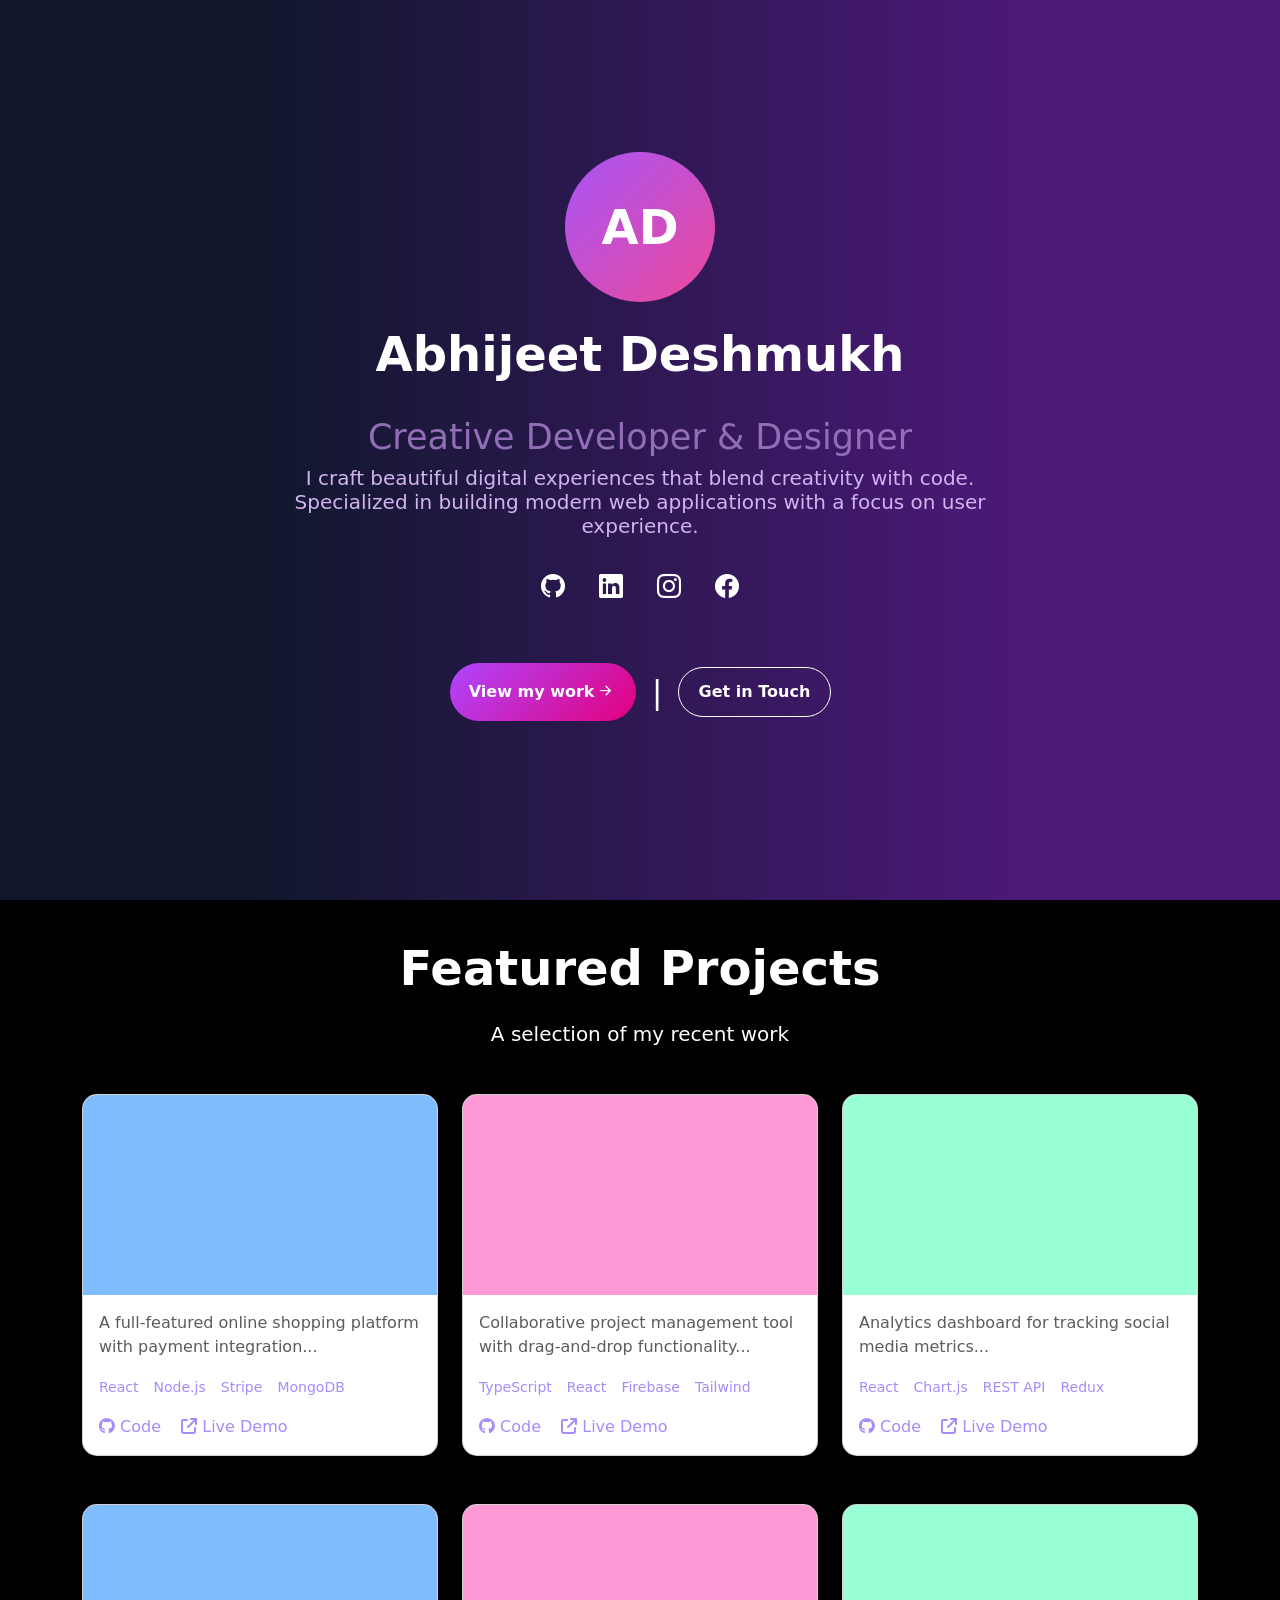
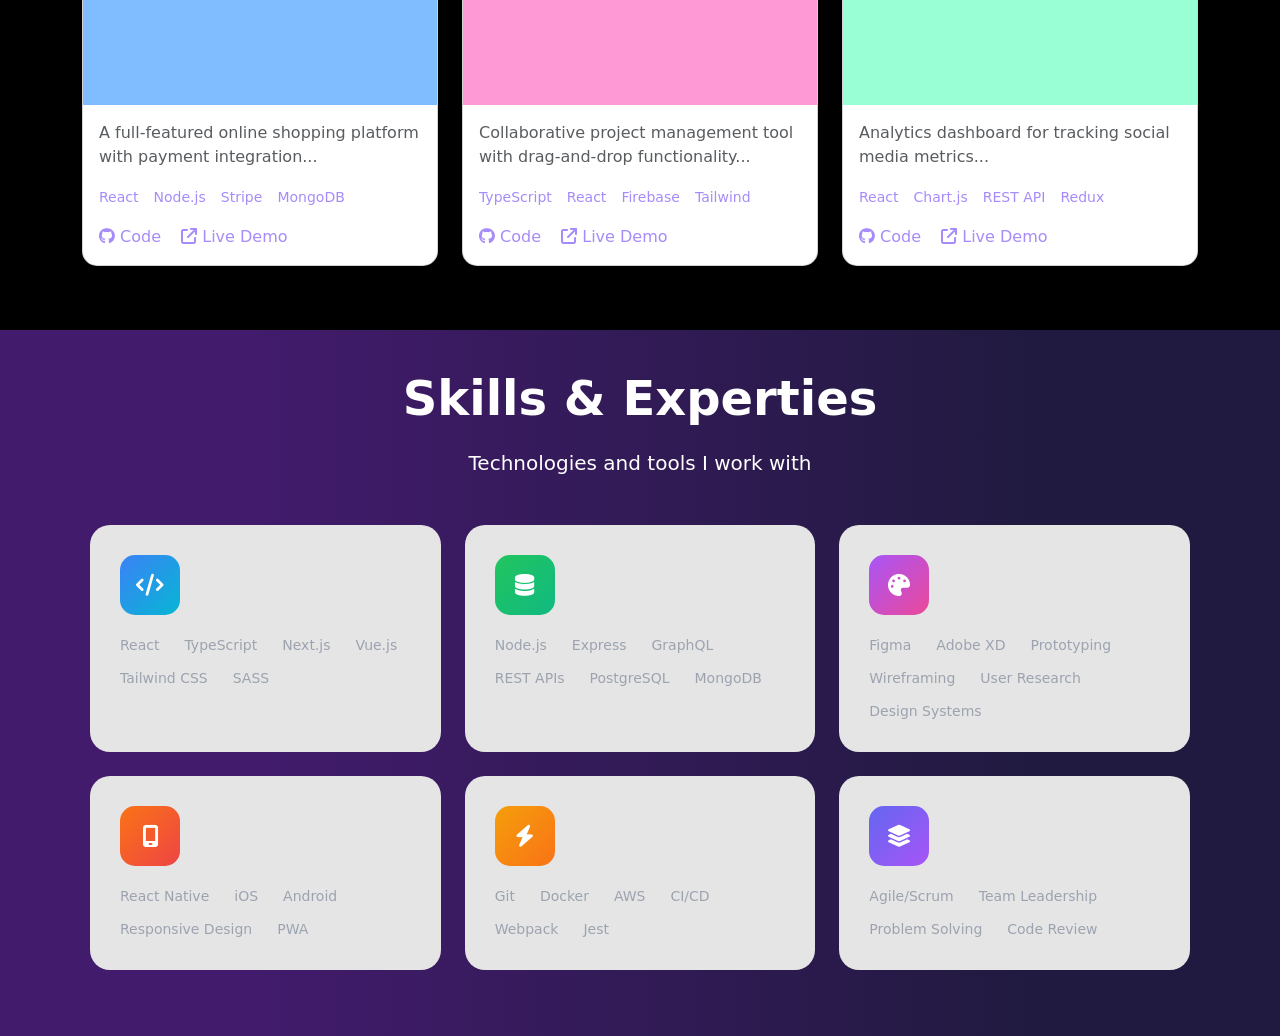
<file: index.html>
<!DOCTYPE html>
<html lang="en">

<head>
    <meta charset="UTF-8">
    <meta name="viewport" content="width=device-width, initial-scale=1.0">
    <title>My Portfolio</title>
    <link href="https://cdn.jsdelivr.net/npm/bootstrap@5.3.8/dist/css/bootstrap.min.css" rel="stylesheet"
        integrity="sha384-sRIl4kxILFvY47J16cr9ZwB07vP4J8+LH7qKQnuqkuIAvNWLzeN8tE5YBujZqJLB" crossorigin="anonymous">
    <link rel="stylesheet" href="https://cdn.jsdelivr.net/npm/bootstrap-icons@1.11.3/font/bootstrap-icons.min.css">
    <link href="https://cdnjs.cloudflare.com/ajax/libs/font-awesome/6.5.0/css/all.min.css" rel="stylesheet">
    <link rel="stylesheet" href="style.css">
</head>

<body>
    <!--hero section-->
    <section class="container-fluid hero-section d-flex flex-column justify-content-center align-items-center">
        <!--Avatar-->
        <div class="row">
            <div class="col-md-12 col-sm-12 col-lg-12">
                <div class="avatar d-flex justify-content-center align-items-center">AD</div>
            </div>
        </div>
        <!--Name-->
        <div class="row btn-row">
            <div class="col-md-12 col-sm-12 col-lg-12">
                <h1 class="text-center"><strong>Abhijeet Deshmukh</strong></h1>
            </div>
        </div>
        <!--sub heading-->
        <div class="row sub-heading">
            <div class="col-md-12 col-sm-12 col-lg-12">
                <h2 class="sub-text-center">Creative Developer & Designer</h2>
                <h5 class="sub-text-context">I craft beautiful digital experiences that blend creativity with code.
                    Specialized in building modern web applications with a focus on user experience.</h5>
            </div>
        </div>
        <!--Social media links-->
        <div class="row btn-row">
            <div class="col-md-12 col-sm-12 col-lg-12">
                <div class="btn-wrapper d-flex justify-content-center align-items-center gap-2">
                    <btn class="btn"><i class="bi bi-github"></i></btn>
                    <btn class="btn"><i class="bi bi-linkedin"></i></btn>
                    <btn class="btn"><i class="bi bi-instagram"></i></btn>
                    <btn class="btn"><i class="bi bi-facebook"></i></btn>
                </div>
            </div>
        </div>
        <!--work and contact button -->
        <div class="row btn-row">
            <div class="col-md-12 col-sm-12 col-lg-12">
                <div class="btn-wrapper d-flex justify-content-center align-items-center gap-2">
                    <a href="#projects" class="btn-work btn-primary " style="text-decoration: none;">View my work <i
                            class="bi bi-arrow-right-short"></i></a>
                    <span class="slash">|</span>
                    <button class="btn-touch btn-primary">Get in Touch</button>
                </div>
            </div>
        </div>
    </section>

    <!--Feature Projects-->
    <section id="projects" class="container-fluid feature-projects-section">
        <div class="row">
            <div class="col-md-12 col-sm-12 col-lg-12">
                <h1 class="text-center btn-row"><strong>Featured Projects</strong></h1>
            </div>
            <div class="col-md-12 col-sm-12 col-lg-12">
                <h5 class="sub-text-context" style="color: white;">A selection of my recent work</h5>
            </div>
        </div>
        <div class="container my-5">
            <div class="row g-4">

                <!-- Card 1 -->
                <div class="col-12 col-md-6 col-lg-4">
                    <div class="card custom-card">
                        <div class="card-img-top img1"></div>
                        <div class="card-body">
                            <p class="text-muted">
                                A full-featured online shopping platform with payment integration...
                            </p>

                            <div class="tags">
                                <span>React</span>
                                <span>Node.js</span>
                                <span>Stripe</span>
                                <span>MongoDB</span>
                            </div>

                            <div class="links mt-3">
                                <a href="#"><i class="fa-brands fa-github"></i> Code</a>
                                <a href="#"><i class="fa-solid fa-arrow-up-right-from-square"></i> Live Demo</a>
                            </div>
                        </div>
                    </div>
                </div>

                <!-- Card 2 -->
                <div class="col-12 col-md-6 col-lg-4">
                    <div class="card custom-card">
                        <div class="card-img-top img2"></div>
                        <div class="card-body">
                            <p class="text-muted">
                                Collaborative project management tool with drag-and-drop functionality...
                            </p>

                            <div class="tags">
                                <span>TypeScript</span>
                                <span>React</span>
                                <span>Firebase</span>
                                <span>Tailwind</span>
                            </div>

                            <div class="links mt-3">
                                <a href="#"><i class="fa-brands fa-github"></i> Code</a>
                                <a href="#"><i class="fa-solid fa-arrow-up-right-from-square"></i> Live Demo</a>
                            </div>
                        </div>
                    </div>
                </div>

                <!-- Card 3 -->
                <div class="col-12 col-md-6 col-lg-4">
                    <div class="card custom-card">
                        <div class="card-img-top img3"></div>
                        <div class="card-body">
                            <p class="text-muted">
                                Analytics dashboard for tracking social media metrics...
                            </p>

                            <div class="tags">
                                <span>React</span>
                                <span>Chart.js</span>
                                <span>REST API</span>
                                <span>Redux</span>
                            </div>

                            <div class="links mt-3">
                                <a href="#"><i class="fa-brands fa-github"></i> Code</a>
                                <a href="#"><i class="fa-solid fa-arrow-up-right-from-square"></i> Live Demo</a>
                            </div>
                        </div>
                    </div>
                </div>

            </div>
        </div>
        <div class="container my-5">
            <div class="row g-4">

                <!-- Card 1 -->
                <div class="col-12 col-md-6 col-lg-4">
                    <div class="card custom-card">
                        <div class="card-img-top img1"></div>
                        <div class="card-body">
                            <p class="text-muted">
                                A full-featured online shopping platform with payment integration...
                            </p>

                            <div class="tags">
                                <span>React</span>
                                <span>Node.js</span>
                                <span>Stripe</span>
                                <span>MongoDB</span>
                            </div>

                            <div class="links mt-3">
                                <a href="#"><i class="fa-brands fa-github"></i> Code</a>
                                <a href="#"><i class="fa-solid fa-arrow-up-right-from-square"></i> Live Demo</a>
                            </div>
                        </div>
                    </div>
                </div>

                <!-- Card 2 -->
                <div class="col-12 col-md-6 col-lg-4">
                    <div class="card custom-card">
                        <div class="card-img-top img2"></div>
                        <div class="card-body">
                            <p class="text-muted">
                                Collaborative project management tool with drag-and-drop functionality...
                            </p>

                            <div class="tags">
                                <span>TypeScript</span>
                                <span>React</span>
                                <span>Firebase</span>
                                <span>Tailwind</span>
                            </div>

                            <div class="links mt-3">
                                <a href="#"><i class="fa-brands fa-github"></i> Code</a>
                                <a href="#"><i class="fa-solid fa-arrow-up-right-from-square"></i> Live Demo</a>
                            </div>
                        </div>
                    </div>
                </div>

                <!-- Card 3 -->
                <div class="col-12 col-md-6 col-lg-4">
                    <div class="card custom-card">
                        <div class="card-img-top img3"></div>
                        <div class="card-body">
                            <p class="text-muted">
                                Analytics dashboard for tracking social media metrics...
                            </p>

                            <div class="tags">
                                <span>React</span>
                                <span>Chart.js</span>
                                <span>REST API</span>
                                <span>Redux</span>
                            </div>

                            <div class="links mt-3">
                                <a href="#"><i class="fa-brands fa-github"></i> Code</a>
                                <a href="#"><i class="fa-solid fa-arrow-up-right-from-square"></i> Live Demo</a>
                            </div>
                        </div>
                    </div>
                </div>

            </div>
        </div>
    </section>

    <!--Skills & Experties-->
    <section id="skills" class="container-fluid skills-section">
        <div class="row">
            <div class="col-md-12 col-sm-12 col-lg-12">
                <h1 class="text-center btn-row"><strong>Skills & Experties</strong></h1>
            </div>
            <div class="col-md-12 col-sm-12 col-lg-12">
                <h5 class="sub-text-context" style="color: white;">Technologies and tools I work with</h5>
            </div>
        </div>
        <div class="container skill-section">
            <div class="row g-4">

                <!-- Card -->
                <div class="col-12 col-md-6 col-lg-4">
                    <div class="skill-card">
                        <div class="icon blue">
                            <i class="fa-solid fa-code"></i>
                        </div>
                        <div class="skills">
                            <span>React</span>
                            <span>TypeScript</span>
                            <span>Next.js</span>
                            <span>Vue.js</span>
                            <span>Tailwind CSS</span>
                            <span>SASS</span>
                        </div>
                    </div>
                </div>

                <!-- Card -->
                <div class="col-12 col-md-6 col-lg-4">
                    <div class="skill-card">
                        <div class="icon green">
                            <i class="fa-solid fa-database"></i>
                        </div>
                        <div class="skills">
                            <span>Node.js</span>
                            <span>Express</span>
                            <span>GraphQL</span>
                            <span>REST APIs</span>
                            <span>PostgreSQL</span>
                            <span>MongoDB</span>
                        </div>
                    </div>
                </div>

                <!-- Card -->
                <div class="col-12 col-md-6 col-lg-4">
                    <div class="skill-card">
                        <div class="icon pink">
                            <i class="fa-solid fa-palette"></i>
                        </div>
                        <div class="skills">
                            <span>Figma</span>
                            <span>Adobe XD</span>
                            <span>Prototyping</span>
                            <span>Wireframing</span>
                            <span>User Research</span>
                            <span>Design Systems</span>
                        </div>
                    </div>
                </div>

                <!-- Card -->
                <div class="col-12 col-md-6 col-lg-4">
                    <div class="skill-card">
                        <div class="icon orange">
                            <i class="fa-solid fa-mobile-screen"></i>
                        </div>
                        <div class="skills">
                            <span>React Native</span>
                            <span>iOS</span>
                            <span>Android</span>
                            <span>Responsive Design</span>
                            <span>PWA</span>
                        </div>
                    </div>
                </div>

                <!-- Card -->
                <div class="col-12 col-md-6 col-lg-4">
                    <div class="skill-card">
                        <div class="icon yellow">
                            <i class="fa-solid fa-bolt"></i>
                        </div>
                        <div class="skills">
                            <span>Git</span>
                            <span>Docker</span>
                            <span>AWS</span>
                            <span>CI/CD</span>
                            <span>Webpack</span>
                            <span>Jest</span>
                        </div>
                    </div>
                </div>

                <!-- Card -->
                <div class="col-12 col-md-6 col-lg-4">
                    <div class="skill-card">
                        <div class="icon purple">
                            <i class="fa-solid fa-layer-group"></i>
                        </div>
                        <div class="skills">
                            <span>Agile/Scrum</span>
                            <span>Team Leadership</span>
                            <span>Problem Solving</span>
                            <span>Code Review</span>
                        </div>
                    </div>
                </div>

            </div>
        </div>
    </section>



    <script src="https://cdn.jsdelivr.net/npm/bootstrap@5.3.8/dist/js/bootstrap.bundle.min.js"
        integrity="sha384-FKyoEForCGlyvwx9Hj09JcYn3nv7wiPVlz7YYwJrWVcXK/BmnVDxM+D2scQbITxI"
        crossorigin="anonymous"></script>
</body>

</html>
</file>
<file: style.css>
:root {
    --main-bg-gradient: linear-gradient(90deg, #10172c 20%, #4c1979 80%);
    --skills-bg-gradient: linear-gradient(90deg, #421b6c 20%, #211a40 80%);
    --sub-heading: #926eb7;
    --badge: #155dfc;

    --badge-fg-blue: #5db5fe;
    --badge-bg-blue: #dbeafe;

    --badge-fg-green: #247c30;
    --badge-bg-green: #dbfce7;

    --badge-fg-purple: #7f11b0;
    --badge-bg-purple: #f3e8ff;

    --badge-fg-orange: #9f2d00;
    --badge-bg-orange: #ffedd4;
}

html {
    scroll-behavior: smooth;
}

* {
    padding: 0;
    margin: 0;
    box-sizing: border-box;
}

body {
    background-color: #fff;
    color: black;
}

.hero-section {
    background: var(--main-bg-gradient);
    min-height: 100vh;
    min-height: 100dvh;
}

.avatar {
    width: 150px;
    height: 150px;
    border-radius: 50%;
    background: linear-gradient(135deg, #a855f7, #ec4899);
    display: flex;
    align-items: center;
    justify-content: center;
    font-size: 48px;
    color: white;
    font-weight: bold;
}

.btn-row {
    margin: 1.5rem 0;
}

.btn-work {
    padding: 0.75rem 1.2rem;
    border-radius: 2rem;
    border: none;
    background: linear-gradient(135deg, #ae46ff, #e4007c);
    color: white;
    font-size: 1rem;
    font-weight: bold;
    cursor: pointer;
    transition: all 0.3s ease;
    display: flex;
    align-items: center;
    justify-content: center;
}

.btn-work i {
    font-size: 1.4rem;
    vertical-align: middle;
}

.btn-work:hover {
    box-shadow: 0 8px 20px rgba(174, 70, 255, 0.6);
    transform: translateY(-2px);
}

.slash {
    font-size: 2rem;
    color: white;
    border-radius: 20px;
    padding: 0.5rem;
    animation: float 1.2s ease-in-out infinite;
    display: flex;
    align-items: center;
    justify-content: center;
    gap: 1rem;
}

@keyframes float {
    0% {
        transform: translateY(0);
        opacity: 0.7;
    }

    50% {
        transform: translateY(-10px);
        opacity: 1;
    }

    100% {
        transform: translateY(0);
        opacity: 0.7;
    }
}

.btn-touch {
    padding: 0.75rem 1.2rem;
    border-radius: 2rem;
    border: 1px solid white;
    background-color: transparent;
    color: white;
    font-size: 1rem;
    font-weight: bold;
    cursor: pointer;
    transition: all 0.3s ease;
}

.btn-touch:hover {
    background-color: white;
    color: #10172c;
}

.text-center {
    font-size: 48px;
    color: #fff;
}

.sub-text-center {
    width: 100%;
    height: auto;
    text-align: center;
    font-size: 35px;
    color: var(--sub-heading);
}

.sub-text-context {
    width: 60%;
    text-align: center;
    margin: 0 auto;
    color: #d1b3f0;
    font-size: 20px;
    white-space: normal;
    word-wrap: break-word;
}

.btn {
    width: 50px;
    height: 50px;
    border: none;
    display: flex;
    align-items: center;
    justify-content: center;
    font-size: 24px;
    color: white;
    font-weight: bold;
    cursor: pointer;
    transition: all 0.3s ease;
}

.feature-projects-section {
    width: 100vw;
    height: fit-content;
    background-color: black;
    padding: 1rem;
}

.custom-card {
    border-radius: 15px;
    overflow: hidden;
    background: #fff;
    color: #ccc;
    transition: 0.3s;
}

.custom-card:hover {
    transform: translateY(-8px);
}

.card-img-top {
    height: 200px;
    background-size: cover;
    background-position: center;
    position: relative;
}

/* Overlay colors */
.img1 {
    background: linear-gradient(rgba(0, 123, 255, 0.5), rgba(0, 123, 255, 0.5)),
        url('https://images.unsplash.com/photo-1586201375761-83865001e31c');
}

.img2 {
    background: linear-gradient(rgba(255, 0, 150, 0.4), rgba(255, 0, 150, 0.4)),
        url('https://images.unsplash.com/photo-1554774853-b414d2a2b7e5');
}

.img3 {
    background: linear-gradient(rgba(0, 255, 150, 0.4), rgba(0, 255, 150, 0.4)),
        url('https://images.unsplash.com/photo-1551288049-bebda4e38f71');
}

/* Tags */
.tags span {
    margin-right: 10px;
    font-size: 14px;
    color: #a78bfa;
}

/* Links */
.links a {
    margin-right: 15px;
    text-decoration: none;
    color: #a78bfa;
    font-weight: 500;
}

.links a:hover {
    text-decoration: underline;
}

.skills-section {
    width: 100vw;
    height: fit-content;
    background: var(--skills-bg-gradient);
    padding: 1rem;
}

.skill-section {
    padding: 50px 20px;
}

.skill-card {
    background: #e5e5e5;
    border-radius: 20px;
    padding: 30px;
    height: 100%;
    transition: 0.3s;
}

.skill-card:hover {
    transform: translateY(-8px);
}

.icon {
    width: 60px;
    height: 60px;
    border-radius: 15px;
    display: flex;
    align-items: center;
    justify-content: center;
    color: #fff;
    font-size: 22px;
    margin-bottom: 20px;
}

/* Gradient icons */
.blue {
    background: linear-gradient(135deg, #3b82f6, #06b6d4);
}

.green {
    background: linear-gradient(135deg, #22c55e, #10b981);
}

.pink {
    background: linear-gradient(135deg, #a855f7, #ec4899);
}

.orange {
    background: linear-gradient(135deg, #f97316, #ef4444);
}

.yellow {
    background: linear-gradient(135deg, #f59e0b, #f97316);
}

.purple {
    background: linear-gradient(135deg, #6366f1, #a855f7);
}

.skills {
    display: flex;
    flex-wrap: wrap;
    gap: 12px 25px;
}

.skills span {
    color: #9ca3af;
    font-size: 14px;
}

/* ─── Tablet (≤ 768px) ─────────────────────────────────────────── */
@media (max-width: 768px) {
    .hero-section {
        min-height: 100vh;
        min-height: 100dvh;
        padding: 3rem 1rem;
    }

    .avatar {
        width: 120px;
        height: 120px;
        font-size: 36px;
        margin: 0 auto;
    }

    .text-center {
        font-size: 36px;
        text-align: center;
    }

    .sub-text-center {
        font-size: 26px;
    }

    .sub-text-context {
        width: 85%;
        font-size: 16px;
    }

    .btn-row {
        margin: 1rem 0;
    }

    .btn-work,
    .btn-touch {
        font-size: 0.9rem;
        padding: 0.6rem 1rem;
    }

    .slash {
        font-size: 1.5rem;
    }

    .btn {
        width: 42px;
        height: 42px;
        font-size: 20px;
    }
}

/* ─── Mobile (≤ 480px) ─────────────────────────────────────────── */
@media (max-width: 480px) {
    .hero-section {
        padding: 2.5rem 0.75rem;
    }

    .avatar {
        width: 100px;
        height: 100px;
        font-size: 28px;
    }

    .text-center {
        font-size: 28px;
    }

    .sub-text-center {
        font-size: 20px;
    }

    .sub-text-context {
        width: 95%;
        font-size: 14px;
    }

    .btn-wrapper {
        flex-wrap: wrap;
        gap: 0.75rem !important;
    }

    .btn-work,
    .btn-touch {
        width: 100%;
        justify-content: center;
        font-size: 0.85rem;
    }

    .slash {
        display: none;
    }

    .btn {
        width: 38px;
        height: 38px;
        font-size: 18px;
    }
}
</file>
